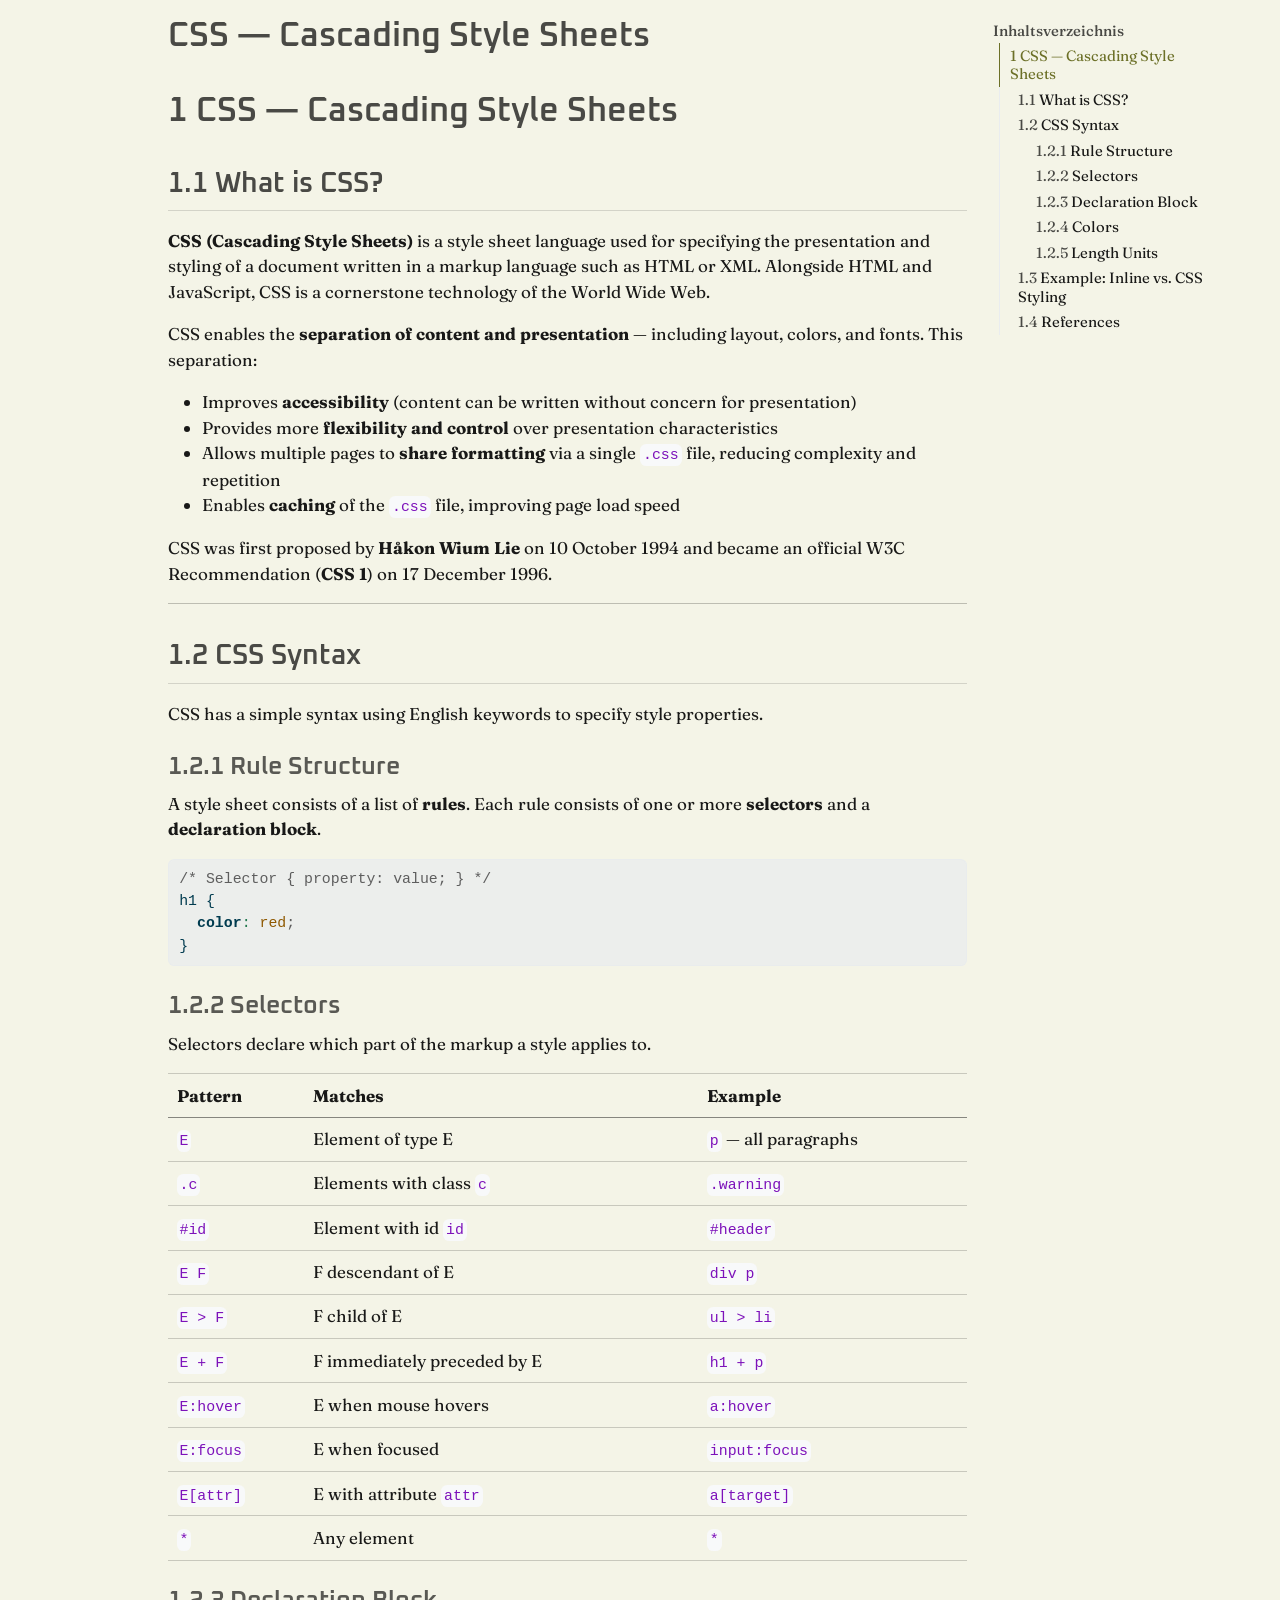
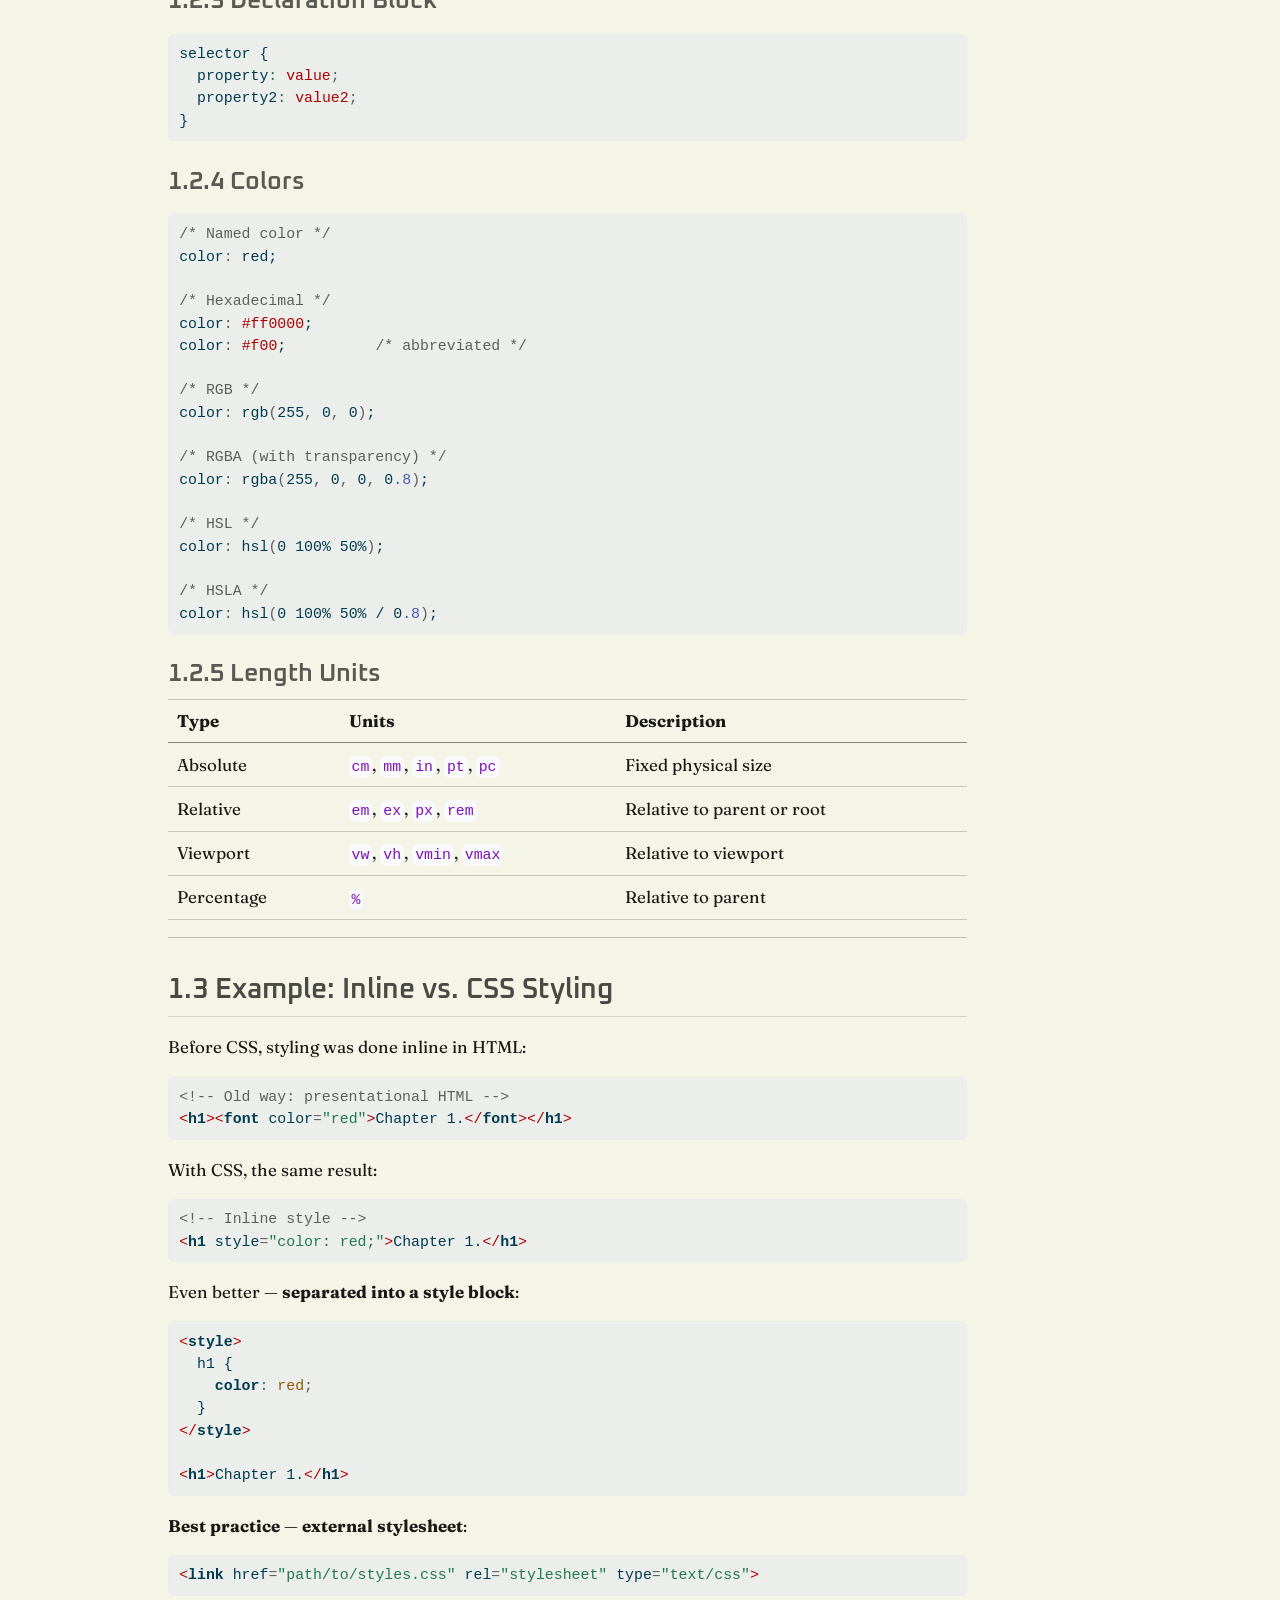
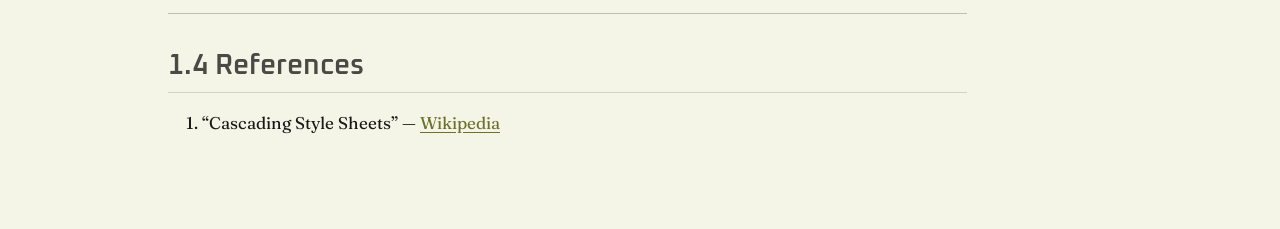
<file: docs/index_css.html>
<!DOCTYPE html>
<html xmlns="http://www.w3.org/1999/xhtml" lang="de" xml:lang="de"><head>

<meta charset="utf-8">
<meta name="generator" content="quarto-1.8.19">

<meta name="viewport" content="width=device-width, initial-scale=1.0, user-scalable=yes">


<title>CSS — Cascading Style Sheets</title>
<style>
code{white-space: pre-wrap;}
span.smallcaps{font-variant: small-caps;}
div.columns{display: flex; gap: min(4vw, 1.5em);}
div.column{flex: auto; overflow-x: auto;}
div.hanging-indent{margin-left: 1.5em; text-indent: -1.5em;}
ul.task-list{list-style: none;}
ul.task-list li input[type="checkbox"] {
  width: 0.8em;
  margin: 0 0.8em 0.2em -1em; /* quarto-specific, see https://github.com/quarto-dev/quarto-cli/issues/4556 */ 
  vertical-align: middle;
}
/* CSS for syntax highlighting */
html { -webkit-text-size-adjust: 100%; }
pre > code.sourceCode { white-space: pre; position: relative; }
pre > code.sourceCode > span { display: inline-block; line-height: 1.25; }
pre > code.sourceCode > span:empty { height: 1.2em; }
.sourceCode { overflow: visible; }
code.sourceCode > span { color: inherit; text-decoration: inherit; }
div.sourceCode { margin: 1em 0; }
pre.sourceCode { margin: 0; }
@media screen {
div.sourceCode { overflow: auto; }
}
@media print {
pre > code.sourceCode { white-space: pre-wrap; }
pre > code.sourceCode > span { text-indent: -5em; padding-left: 5em; }
}
pre.numberSource code
  { counter-reset: source-line 0; }
pre.numberSource code > span
  { position: relative; left: -4em; counter-increment: source-line; }
pre.numberSource code > span > a:first-child::before
  { content: counter(source-line);
    position: relative; left: -1em; text-align: right; vertical-align: baseline;
    border: none; display: inline-block;
    -webkit-touch-callout: none; -webkit-user-select: none;
    -khtml-user-select: none; -moz-user-select: none;
    -ms-user-select: none; user-select: none;
    padding: 0 4px; width: 4em;
  }
pre.numberSource { margin-left: 3em;  padding-left: 4px; }
div.sourceCode
  {   }
@media screen {
pre > code.sourceCode > span > a:first-child::before { text-decoration: underline; }
}
</style>


<script src="index_css_files/libs/clipboard/clipboard.min.js"></script>
<script src="index_css_files/libs/quarto-html/quarto.js" type="module"></script>
<script src="index_css_files/libs/quarto-html/tabsets/tabsets.js" type="module"></script>
<script src="index_css_files/libs/quarto-html/axe/axe-check.js" type="module"></script>
<script src="index_css_files/libs/quarto-html/popper.min.js"></script>
<script src="index_css_files/libs/quarto-html/tippy.umd.min.js"></script>
<script src="index_css_files/libs/quarto-html/anchor.min.js"></script>
<link href="index_css_files/libs/quarto-html/tippy.css" rel="stylesheet">
<link href="index_css_files/libs/quarto-html/quarto-syntax-highlighting-46eeb4c476de49ef7df495821a6125d9.css" rel="stylesheet" class="quarto-color-scheme" id="quarto-text-highlighting-styles">
<link href="index_css_files/libs/quarto-html/quarto-syntax-highlighting-dark-2e0ab3ffcb189ca14a0af92b40aeab37.css" rel="stylesheet" class="quarto-color-scheme quarto-color-alternate" id="quarto-text-highlighting-styles">
<link href="index_css_files/libs/quarto-html/quarto-syntax-highlighting-46eeb4c476de49ef7df495821a6125d9.css" rel="stylesheet" class="quarto-color-scheme-extra" id="quarto-text-highlighting-styles">
<script src="index_css_files/libs/bootstrap/bootstrap.min.js"></script>
<link href="index_css_files/libs/bootstrap/bootstrap-icons.css" rel="stylesheet">
<link href="index_css_files/libs/bootstrap/bootstrap-ed2782ed9cf4c3ecd446560b86a6b5eb.min.css" rel="stylesheet" append-hash="true" class="quarto-color-scheme" id="quarto-bootstrap" data-mode="light">
<link href="index_css_files/libs/bootstrap/bootstrap-dark-1733945c29562a150661c29a8e07cefa.min.css" rel="stylesheet" append-hash="true" class="quarto-color-scheme quarto-color-alternate" id="quarto-bootstrap" data-mode="light">
<link href="index_css_files/libs/bootstrap/bootstrap-ed2782ed9cf4c3ecd446560b86a6b5eb.min.css" rel="stylesheet" append-hash="true" class="quarto-color-scheme-extra" id="quarto-bootstrap" data-mode="light">


<link rel="stylesheet" href="style/_style.css">
</head>

<body class="quarto-light">

<div id="quarto-content" class="page-columns page-rows-contents page-layout-article">
<div id="quarto-margin-sidebar" class="sidebar margin-sidebar">
  <nav id="TOC" role="doc-toc" class="toc-active" data-toc-expanded="99">
    <h2 id="toc-title">Inhaltsverzeichnis</h2>
   
  <ul>
  <li><a href="#css-cascading-style-sheets" id="toc-css-cascading-style-sheets" class="nav-link active" data-scroll-target="#css-cascading-style-sheets"><span class="header-section-number">1</span> CSS — Cascading Style Sheets</a>
  <ul>
  <li><a href="#what-is-css" id="toc-what-is-css" class="nav-link" data-scroll-target="#what-is-css"><span class="header-section-number">1.1</span> What is CSS?</a></li>
  <li><a href="#css-syntax" id="toc-css-syntax" class="nav-link" data-scroll-target="#css-syntax"><span class="header-section-number">1.2</span> CSS Syntax</a>
  <ul>
  <li><a href="#rule-structure" id="toc-rule-structure" class="nav-link" data-scroll-target="#rule-structure"><span class="header-section-number">1.2.1</span> Rule Structure</a></li>
  <li><a href="#selectors" id="toc-selectors" class="nav-link" data-scroll-target="#selectors"><span class="header-section-number">1.2.2</span> Selectors</a></li>
  <li><a href="#declaration-block" id="toc-declaration-block" class="nav-link" data-scroll-target="#declaration-block"><span class="header-section-number">1.2.3</span> Declaration Block</a></li>
  <li><a href="#colors" id="toc-colors" class="nav-link" data-scroll-target="#colors"><span class="header-section-number">1.2.4</span> Colors</a></li>
  <li><a href="#length-units" id="toc-length-units" class="nav-link" data-scroll-target="#length-units"><span class="header-section-number">1.2.5</span> Length Units</a></li>
  </ul></li>
  <li><a href="#example-inline-vs.-css-styling" id="toc-example-inline-vs.-css-styling" class="nav-link" data-scroll-target="#example-inline-vs.-css-styling"><span class="header-section-number">1.3</span> Example: Inline vs.&nbsp;CSS Styling</a></li>
  <li><a href="#references" id="toc-references" class="nav-link" data-scroll-target="#references"><span class="header-section-number">1.4</span> References</a></li>
  </ul></li>
  </ul>
</nav>
</div>
<main class="content" id="quarto-document-content">

<header id="title-block-header" class="quarto-title-block default">
<div class="quarto-title">
<h1 class="title">CSS — Cascading Style Sheets</h1>
</div>



<div class="quarto-title-meta">

    
  
    
  </div>
  


</header>


<section id="css-cascading-style-sheets" class="level1" data-number="1">
<h1 data-number="1"><span class="header-section-number">1</span> CSS — Cascading Style Sheets</h1>
<section id="what-is-css" class="level2" data-number="1.1">
<h2 data-number="1.1" class="anchored" data-anchor-id="what-is-css"><span class="header-section-number">1.1</span> What is CSS?</h2>
<p><strong>CSS (Cascading Style Sheets)</strong> is a style sheet language used for specifying the presentation and styling of a document written in a markup language such as HTML or XML. Alongside HTML and JavaScript, CSS is a cornerstone technology of the World Wide Web.</p>
<p>CSS enables the <strong>separation of content and presentation</strong> — including layout, colors, and fonts. This separation:</p>
<ul>
<li>Improves <strong>accessibility</strong> (content can be written without concern for presentation)</li>
<li>Provides more <strong>flexibility and control</strong> over presentation characteristics</li>
<li>Allows multiple pages to <strong>share formatting</strong> via a single <code>.css</code> file, reducing complexity and repetition</li>
<li>Enables <strong>caching</strong> of the <code>.css</code> file, improving page load speed</li>
</ul>
<p>CSS was first proposed by <strong>Håkon Wium Lie</strong> on 10 October 1994 and became an official W3C Recommendation (<strong>CSS 1</strong>) on 17 December 1996.</p>
<hr>
</section>
<section id="css-syntax" class="level2" data-number="1.2">
<h2 data-number="1.2" class="anchored" data-anchor-id="css-syntax"><span class="header-section-number">1.2</span> CSS Syntax</h2>
<p>CSS has a simple syntax using English keywords to specify style properties.</p>
<section id="rule-structure" class="level3" data-number="1.2.1">
<h3 data-number="1.2.1" class="anchored" data-anchor-id="rule-structure"><span class="header-section-number">1.2.1</span> Rule Structure</h3>
<p>A style sheet consists of a list of <strong>rules</strong>. Each rule consists of one or more <strong>selectors</strong> and a <strong>declaration block</strong>.</p>
<div class="code-copy-outer-scaffold"><div class="sourceCode" id="cb1"><pre class="sourceCode css code-with-copy"><code class="sourceCode css"><span id="cb1-1"><a href="#cb1-1" aria-hidden="true" tabindex="-1"></a><span class="co">/* Selector { property: value; } */</span></span>
<span id="cb1-2"><a href="#cb1-2" aria-hidden="true" tabindex="-1"></a>h1 {</span>
<span id="cb1-3"><a href="#cb1-3" aria-hidden="true" tabindex="-1"></a>  <span class="kw">color</span><span class="ch">:</span> <span class="cn">red</span><span class="op">;</span></span>
<span id="cb1-4"><a href="#cb1-4" aria-hidden="true" tabindex="-1"></a>}</span></code></pre></div><button title="In die Zwischenablage kopieren" class="code-copy-button"><i class="bi"></i></button></div>
</section>
<section id="selectors" class="level3" data-number="1.2.2">
<h3 data-number="1.2.2" class="anchored" data-anchor-id="selectors"><span class="header-section-number">1.2.2</span> Selectors</h3>
<p>Selectors declare which part of the markup a style applies to.</p>
<table class="caption-top table">
<thead>
<tr class="header">
<th>Pattern</th>
<th>Matches</th>
<th>Example</th>
</tr>
</thead>
<tbody>
<tr class="odd">
<td><code>E</code></td>
<td>Element of type E</td>
<td><code>p</code> — all paragraphs</td>
</tr>
<tr class="even">
<td><code>.c</code></td>
<td>Elements with class <code>c</code></td>
<td><code>.warning</code></td>
</tr>
<tr class="odd">
<td><code>#id</code></td>
<td>Element with id <code>id</code></td>
<td><code>#header</code></td>
</tr>
<tr class="even">
<td><code>E F</code></td>
<td>F descendant of E</td>
<td><code>div p</code></td>
</tr>
<tr class="odd">
<td><code>E &gt; F</code></td>
<td>F child of E</td>
<td><code>ul &gt; li</code></td>
</tr>
<tr class="even">
<td><code>E + F</code></td>
<td>F immediately preceded by E</td>
<td><code>h1 + p</code></td>
</tr>
<tr class="odd">
<td><code>E:hover</code></td>
<td>E when mouse hovers</td>
<td><code>a:hover</code></td>
</tr>
<tr class="even">
<td><code>E:focus</code></td>
<td>E when focused</td>
<td><code>input:focus</code></td>
</tr>
<tr class="odd">
<td><code>E[attr]</code></td>
<td>E with attribute <code>attr</code></td>
<td><code>a[target]</code></td>
</tr>
<tr class="even">
<td><code>*</code></td>
<td>Any element</td>
<td><code>*</code></td>
</tr>
</tbody>
</table>
</section>
<section id="declaration-block" class="level3" data-number="1.2.3">
<h3 data-number="1.2.3" class="anchored" data-anchor-id="declaration-block"><span class="header-section-number">1.2.3</span> Declaration Block</h3>
<div class="code-copy-outer-scaffold"><div class="sourceCode" id="cb2"><pre class="sourceCode css code-with-copy"><code class="sourceCode css"><span id="cb2-1"><a href="#cb2-1" aria-hidden="true" tabindex="-1"></a>selector {</span>
<span id="cb2-2"><a href="#cb2-2" aria-hidden="true" tabindex="-1"></a>  property<span class="ch">:</span> <span class="dv">value</span><span class="op">;</span></span>
<span id="cb2-3"><a href="#cb2-3" aria-hidden="true" tabindex="-1"></a>  property2<span class="ch">:</span> <span class="dv">value2</span><span class="op">;</span></span>
<span id="cb2-4"><a href="#cb2-4" aria-hidden="true" tabindex="-1"></a>}</span></code></pre></div><button title="In die Zwischenablage kopieren" class="code-copy-button"><i class="bi"></i></button></div>
</section>
<section id="colors" class="level3" data-number="1.2.4">
<h3 data-number="1.2.4" class="anchored" data-anchor-id="colors"><span class="header-section-number">1.2.4</span> Colors</h3>
<div class="code-copy-outer-scaffold"><div class="sourceCode" id="cb3"><pre class="sourceCode css code-with-copy"><code class="sourceCode css"><span id="cb3-1"><a href="#cb3-1" aria-hidden="true" tabindex="-1"></a><span class="co">/* Named color */</span></span>
<span id="cb3-2"><a href="#cb3-2" aria-hidden="true" tabindex="-1"></a>color<span class="in">:</span> red;</span>
<span id="cb3-3"><a href="#cb3-3" aria-hidden="true" tabindex="-1"></a></span>
<span id="cb3-4"><a href="#cb3-4" aria-hidden="true" tabindex="-1"></a><span class="co">/* Hexadecimal */</span></span>
<span id="cb3-5"><a href="#cb3-5" aria-hidden="true" tabindex="-1"></a>color<span class="in">:</span> <span class="pp">#ff0000</span>;</span>
<span id="cb3-6"><a href="#cb3-6" aria-hidden="true" tabindex="-1"></a>color<span class="in">:</span> <span class="pp">#f00</span>;          <span class="co">/* abbreviated */</span></span>
<span id="cb3-7"><a href="#cb3-7" aria-hidden="true" tabindex="-1"></a></span>
<span id="cb3-8"><a href="#cb3-8" aria-hidden="true" tabindex="-1"></a><span class="co">/* RGB */</span></span>
<span id="cb3-9"><a href="#cb3-9" aria-hidden="true" tabindex="-1"></a>color<span class="in">:</span> rgb<span class="in">(</span>255<span class="op">,</span> 0<span class="op">,</span> 0<span class="in">)</span>;</span>
<span id="cb3-10"><a href="#cb3-10" aria-hidden="true" tabindex="-1"></a></span>
<span id="cb3-11"><a href="#cb3-11" aria-hidden="true" tabindex="-1"></a><span class="co">/* RGBA (with transparency) */</span></span>
<span id="cb3-12"><a href="#cb3-12" aria-hidden="true" tabindex="-1"></a>color<span class="in">:</span> rgba<span class="in">(</span>255<span class="op">,</span> 0<span class="op">,</span> 0<span class="op">,</span> 0<span class="fu">.8</span><span class="in">)</span>;</span>
<span id="cb3-13"><a href="#cb3-13" aria-hidden="true" tabindex="-1"></a></span>
<span id="cb3-14"><a href="#cb3-14" aria-hidden="true" tabindex="-1"></a><span class="co">/* HSL */</span></span>
<span id="cb3-15"><a href="#cb3-15" aria-hidden="true" tabindex="-1"></a>color<span class="in">:</span> hsl<span class="in">(</span>0 100% 50%<span class="in">)</span>;</span>
<span id="cb3-16"><a href="#cb3-16" aria-hidden="true" tabindex="-1"></a></span>
<span id="cb3-17"><a href="#cb3-17" aria-hidden="true" tabindex="-1"></a><span class="co">/* HSLA */</span></span>
<span id="cb3-18"><a href="#cb3-18" aria-hidden="true" tabindex="-1"></a>color<span class="in">:</span> hsl<span class="in">(</span>0 100% 50% / 0<span class="fu">.8</span><span class="in">)</span>;</span></code></pre></div><button title="In die Zwischenablage kopieren" class="code-copy-button"><i class="bi"></i></button></div>
</section>
<section id="length-units" class="level3" data-number="1.2.5">
<h3 data-number="1.2.5" class="anchored" data-anchor-id="length-units"><span class="header-section-number">1.2.5</span> Length Units</h3>
<table class="caption-top table">
<thead>
<tr class="header">
<th>Type</th>
<th>Units</th>
<th>Description</th>
</tr>
</thead>
<tbody>
<tr class="odd">
<td>Absolute</td>
<td><code>cm</code>, <code>mm</code>, <code>in</code>, <code>pt</code>, <code>pc</code></td>
<td>Fixed physical size</td>
</tr>
<tr class="even">
<td>Relative</td>
<td><code>em</code>, <code>ex</code>, <code>px</code>, <code>rem</code></td>
<td>Relative to parent or root</td>
</tr>
<tr class="odd">
<td>Viewport</td>
<td><code>vw</code>, <code>vh</code>, <code>vmin</code>, <code>vmax</code></td>
<td>Relative to viewport</td>
</tr>
<tr class="even">
<td>Percentage</td>
<td><code>%</code></td>
<td>Relative to parent</td>
</tr>
</tbody>
</table>
<hr>
</section>
</section>
<section id="example-inline-vs.-css-styling" class="level2" data-number="1.3">
<h2 data-number="1.3" class="anchored" data-anchor-id="example-inline-vs.-css-styling"><span class="header-section-number">1.3</span> Example: Inline vs.&nbsp;CSS Styling</h2>
<p>Before CSS, styling was done inline in HTML:</p>
<div class="code-copy-outer-scaffold"><div class="sourceCode" id="cb4"><pre class="sourceCode html code-with-copy"><code class="sourceCode html"><span id="cb4-1"><a href="#cb4-1" aria-hidden="true" tabindex="-1"></a><span class="co">&lt;!-- Old way: presentational HTML --&gt;</span></span>
<span id="cb4-2"><a href="#cb4-2" aria-hidden="true" tabindex="-1"></a><span class="dt">&lt;</span><span class="kw">h1</span><span class="dt">&gt;&lt;</span><span class="kw">font</span><span class="ot"> color</span><span class="op">=</span><span class="st">"red"</span><span class="dt">&gt;</span>Chapter 1.<span class="dt">&lt;/</span><span class="kw">font</span><span class="dt">&gt;&lt;/</span><span class="kw">h1</span><span class="dt">&gt;</span></span></code></pre></div><button title="In die Zwischenablage kopieren" class="code-copy-button"><i class="bi"></i></button></div>
<p>With CSS, the same result:</p>
<div class="code-copy-outer-scaffold"><div class="sourceCode" id="cb5"><pre class="sourceCode html code-with-copy"><code class="sourceCode html"><span id="cb5-1"><a href="#cb5-1" aria-hidden="true" tabindex="-1"></a><span class="co">&lt;!-- Inline style --&gt;</span></span>
<span id="cb5-2"><a href="#cb5-2" aria-hidden="true" tabindex="-1"></a><span class="dt">&lt;</span><span class="kw">h1</span><span class="ot"> style</span><span class="op">=</span><span class="st">"color: red;"</span><span class="dt">&gt;</span>Chapter 1.<span class="dt">&lt;/</span><span class="kw">h1</span><span class="dt">&gt;</span></span></code></pre></div><button title="In die Zwischenablage kopieren" class="code-copy-button"><i class="bi"></i></button></div>
<p>Even better — <strong>separated into a style block</strong>:</p>
<div class="code-copy-outer-scaffold"><div class="sourceCode" id="cb6"><pre class="sourceCode html code-with-copy"><code class="sourceCode html"><span id="cb6-1"><a href="#cb6-1" aria-hidden="true" tabindex="-1"></a><span class="dt">&lt;</span><span class="kw">style</span><span class="dt">&gt;</span></span>
<span id="cb6-2"><a href="#cb6-2" aria-hidden="true" tabindex="-1"></a>  h1 {</span>
<span id="cb6-3"><a href="#cb6-3" aria-hidden="true" tabindex="-1"></a>    <span class="kw">color</span><span class="ch">:</span> <span class="cn">red</span><span class="op">;</span></span>
<span id="cb6-4"><a href="#cb6-4" aria-hidden="true" tabindex="-1"></a>  }</span>
<span id="cb6-5"><a href="#cb6-5" aria-hidden="true" tabindex="-1"></a><span class="dt">&lt;/</span><span class="kw">style</span><span class="dt">&gt;</span></span>
<span id="cb6-6"><a href="#cb6-6" aria-hidden="true" tabindex="-1"></a></span>
<span id="cb6-7"><a href="#cb6-7" aria-hidden="true" tabindex="-1"></a><span class="dt">&lt;</span><span class="kw">h1</span><span class="dt">&gt;</span>Chapter 1.<span class="dt">&lt;/</span><span class="kw">h1</span><span class="dt">&gt;</span></span></code></pre></div><button title="In die Zwischenablage kopieren" class="code-copy-button"><i class="bi"></i></button></div>
<p><strong>Best practice</strong> — <strong>external stylesheet</strong>:</p>
<div class="code-copy-outer-scaffold"><div class="sourceCode" id="cb7"><pre class="sourceCode html code-with-copy"><code class="sourceCode html"><span id="cb7-1"><a href="#cb7-1" aria-hidden="true" tabindex="-1"></a><span class="dt">&lt;</span><span class="kw">link</span><span class="ot"> href</span><span class="op">=</span><span class="st">"path/to/styles.css"</span><span class="ot"> rel</span><span class="op">=</span><span class="st">"stylesheet"</span><span class="ot"> type</span><span class="op">=</span><span class="st">"text/css"</span><span class="dt">&gt;</span></span></code></pre></div><button title="In die Zwischenablage kopieren" class="code-copy-button"><i class="bi"></i></button></div>
<hr>
</section>
<section id="references" class="level2" data-number="1.4">
<h2 data-number="1.4" class="anchored" data-anchor-id="references"><span class="header-section-number">1.4</span> References</h2>
<ol type="1">
<li>“Cascading Style Sheets” — <a href="https://en.wikipedia.org/wiki/CSS">Wikipedia</a></li>
</ol>
</section>
</section>

</main>
<!-- /main column -->
<script id="quarto-html-after-body" type="application/javascript">
  window.document.addEventListener("DOMContentLoaded", function (event) {
    const icon = "";
    const anchorJS = new window.AnchorJS();
    anchorJS.options = {
      placement: 'right',
      icon: icon
    };
    anchorJS.add('.anchored');
    const isCodeAnnotation = (el) => {
      for (const clz of el.classList) {
        if (clz.startsWith('code-annotation-')) {                     
          return true;
        }
      }
      return false;
    }
    const onCopySuccess = function(e) {
      // button target
      const button = e.trigger;
      // don't keep focus
      button.blur();
      // flash "checked"
      button.classList.add('code-copy-button-checked');
      var currentTitle = button.getAttribute("title");
      button.setAttribute("title", "Kopiert");
      let tooltip;
      if (window.bootstrap) {
        button.setAttribute("data-bs-toggle", "tooltip");
        button.setAttribute("data-bs-placement", "left");
        button.setAttribute("data-bs-title", "Kopiert");
        tooltip = new bootstrap.Tooltip(button, 
          { trigger: "manual", 
            customClass: "code-copy-button-tooltip",
            offset: [0, -8]});
        tooltip.show();    
      }
      setTimeout(function() {
        if (tooltip) {
          tooltip.hide();
          button.removeAttribute("data-bs-title");
          button.removeAttribute("data-bs-toggle");
          button.removeAttribute("data-bs-placement");
        }
        button.setAttribute("title", currentTitle);
        button.classList.remove('code-copy-button-checked');
      }, 1000);
      // clear code selection
      e.clearSelection();
    }
    const getTextToCopy = function(trigger) {
        const codeEl = trigger.previousElementSibling.cloneNode(true);
        for (const childEl of codeEl.children) {
          if (isCodeAnnotation(childEl)) {
            childEl.remove();
          }
        }
        return codeEl.innerText;
    }
    const clipboard = new window.ClipboardJS('.code-copy-button:not([data-in-quarto-modal])', {
      text: getTextToCopy
    });
    clipboard.on('success', onCopySuccess);
    if (window.document.getElementById('quarto-embedded-source-code-modal')) {
      const clipboardModal = new window.ClipboardJS('.code-copy-button[data-in-quarto-modal]', {
        text: getTextToCopy,
        container: window.document.getElementById('quarto-embedded-source-code-modal')
      });
      clipboardModal.on('success', onCopySuccess);
    }
      var localhostRegex = new RegExp(/^(?:http|https):\/\/localhost\:?[0-9]*\//);
      var mailtoRegex = new RegExp(/^mailto:/);
        var filterRegex = new RegExp('/' + window.location.host + '/');
      var isInternal = (href) => {
          return filterRegex.test(href) || localhostRegex.test(href) || mailtoRegex.test(href);
      }
      // Inspect non-navigation links and adorn them if external
     var links = window.document.querySelectorAll('a[href]:not(.nav-link):not(.navbar-brand):not(.toc-action):not(.sidebar-link):not(.sidebar-item-toggle):not(.pagination-link):not(.no-external):not([aria-hidden]):not(.dropdown-item):not(.quarto-navigation-tool):not(.about-link)');
      for (var i=0; i<links.length; i++) {
        const link = links[i];
        if (!isInternal(link.href)) {
          // undo the damage that might have been done by quarto-nav.js in the case of
          // links that we want to consider external
          if (link.dataset.originalHref !== undefined) {
            link.href = link.dataset.originalHref;
          }
        }
      }
    function tippyHover(el, contentFn, onTriggerFn, onUntriggerFn) {
      const config = {
        allowHTML: true,
        maxWidth: 500,
        delay: 100,
        arrow: false,
        appendTo: function(el) {
            return el.parentElement;
        },
        interactive: true,
        interactiveBorder: 10,
        theme: 'quarto',
        placement: 'bottom-start',
      };
      if (contentFn) {
        config.content = contentFn;
      }
      if (onTriggerFn) {
        config.onTrigger = onTriggerFn;
      }
      if (onUntriggerFn) {
        config.onUntrigger = onUntriggerFn;
      }
      window.tippy(el, config); 
    }
    const noterefs = window.document.querySelectorAll('a[role="doc-noteref"]');
    for (var i=0; i<noterefs.length; i++) {
      const ref = noterefs[i];
      tippyHover(ref, function() {
        // use id or data attribute instead here
        let href = ref.getAttribute('data-footnote-href') || ref.getAttribute('href');
        try { href = new URL(href).hash; } catch {}
        const id = href.replace(/^#\/?/, "");
        const note = window.document.getElementById(id);
        if (note) {
          return note.innerHTML;
        } else {
          return "";
        }
      });
    }
    const xrefs = window.document.querySelectorAll('a.quarto-xref');
    const processXRef = (id, note) => {
      // Strip column container classes
      const stripColumnClz = (el) => {
        el.classList.remove("page-full", "page-columns");
        if (el.children) {
          for (const child of el.children) {
            stripColumnClz(child);
          }
        }
      }
      stripColumnClz(note)
      if (id === null || id.startsWith('sec-')) {
        // Special case sections, only their first couple elements
        const container = document.createElement("div");
        if (note.children && note.children.length > 2) {
          container.appendChild(note.children[0].cloneNode(true));
          for (let i = 1; i < note.children.length; i++) {
            const child = note.children[i];
            if (child.tagName === "P" && child.innerText === "") {
              continue;
            } else {
              container.appendChild(child.cloneNode(true));
              break;
            }
          }
          if (window.Quarto?.typesetMath) {
            window.Quarto.typesetMath(container);
          }
          return container.innerHTML
        } else {
          if (window.Quarto?.typesetMath) {
            window.Quarto.typesetMath(note);
          }
          return note.innerHTML;
        }
      } else {
        // Remove any anchor links if they are present
        const anchorLink = note.querySelector('a.anchorjs-link');
        if (anchorLink) {
          anchorLink.remove();
        }
        if (window.Quarto?.typesetMath) {
          window.Quarto.typesetMath(note);
        }
        if (note.classList.contains("callout")) {
          return note.outerHTML;
        } else {
          return note.innerHTML;
        }
      }
    }
    for (var i=0; i<xrefs.length; i++) {
      const xref = xrefs[i];
      tippyHover(xref, undefined, function(instance) {
        instance.disable();
        let url = xref.getAttribute('href');
        let hash = undefined; 
        if (url.startsWith('#')) {
          hash = url;
        } else {
          try { hash = new URL(url).hash; } catch {}
        }
        if (hash) {
          const id = hash.replace(/^#\/?/, "");
          const note = window.document.getElementById(id);
          if (note !== null) {
            try {
              const html = processXRef(id, note.cloneNode(true));
              instance.setContent(html);
            } finally {
              instance.enable();
              instance.show();
            }
          } else {
            // See if we can fetch this
            fetch(url.split('#')[0])
            .then(res => res.text())
            .then(html => {
              const parser = new DOMParser();
              const htmlDoc = parser.parseFromString(html, "text/html");
              const note = htmlDoc.getElementById(id);
              if (note !== null) {
                const html = processXRef(id, note);
                instance.setContent(html);
              } 
            }).finally(() => {
              instance.enable();
              instance.show();
            });
          }
        } else {
          // See if we can fetch a full url (with no hash to target)
          // This is a special case and we should probably do some content thinning / targeting
          fetch(url)
          .then(res => res.text())
          .then(html => {
            const parser = new DOMParser();
            const htmlDoc = parser.parseFromString(html, "text/html");
            const note = htmlDoc.querySelector('main.content');
            if (note !== null) {
              // This should only happen for chapter cross references
              // (since there is no id in the URL)
              // remove the first header
              if (note.children.length > 0 && note.children[0].tagName === "HEADER") {
                note.children[0].remove();
              }
              const html = processXRef(null, note);
              instance.setContent(html);
            } 
          }).finally(() => {
            instance.enable();
            instance.show();
          });
        }
      }, function(instance) {
      });
    }
        let selectedAnnoteEl;
        const selectorForAnnotation = ( cell, annotation) => {
          let cellAttr = 'data-code-cell="' + cell + '"';
          let lineAttr = 'data-code-annotation="' +  annotation + '"';
          const selector = 'span[' + cellAttr + '][' + lineAttr + ']';
          return selector;
        }
        const selectCodeLines = (annoteEl) => {
          const doc = window.document;
          const targetCell = annoteEl.getAttribute("data-target-cell");
          const targetAnnotation = annoteEl.getAttribute("data-target-annotation");
          const annoteSpan = window.document.querySelector(selectorForAnnotation(targetCell, targetAnnotation));
          const lines = annoteSpan.getAttribute("data-code-lines").split(",");
          const lineIds = lines.map((line) => {
            return targetCell + "-" + line;
          })
          let top = null;
          let height = null;
          let parent = null;
          if (lineIds.length > 0) {
              //compute the position of the single el (top and bottom and make a div)
              const el = window.document.getElementById(lineIds[0]);
              top = el.offsetTop;
              height = el.offsetHeight;
              parent = el.parentElement.parentElement;
            if (lineIds.length > 1) {
              const lastEl = window.document.getElementById(lineIds[lineIds.length - 1]);
              const bottom = lastEl.offsetTop + lastEl.offsetHeight;
              height = bottom - top;
            }
            if (top !== null && height !== null && parent !== null) {
              // cook up a div (if necessary) and position it 
              let div = window.document.getElementById("code-annotation-line-highlight");
              if (div === null) {
                div = window.document.createElement("div");
                div.setAttribute("id", "code-annotation-line-highlight");
                div.style.position = 'absolute';
                parent.appendChild(div);
              }
              div.style.top = top - 2 + "px";
              div.style.height = height + 4 + "px";
              div.style.left = 0;
              let gutterDiv = window.document.getElementById("code-annotation-line-highlight-gutter");
              if (gutterDiv === null) {
                gutterDiv = window.document.createElement("div");
                gutterDiv.setAttribute("id", "code-annotation-line-highlight-gutter");
                gutterDiv.style.position = 'absolute';
                const codeCell = window.document.getElementById(targetCell);
                const gutter = codeCell.querySelector('.code-annotation-gutter');
                gutter.appendChild(gutterDiv);
              }
              gutterDiv.style.top = top - 2 + "px";
              gutterDiv.style.height = height + 4 + "px";
            }
            selectedAnnoteEl = annoteEl;
          }
        };
        const unselectCodeLines = () => {
          const elementsIds = ["code-annotation-line-highlight", "code-annotation-line-highlight-gutter"];
          elementsIds.forEach((elId) => {
            const div = window.document.getElementById(elId);
            if (div) {
              div.remove();
            }
          });
          selectedAnnoteEl = undefined;
        };
          // Handle positioning of the toggle
      window.addEventListener(
        "resize",
        throttle(() => {
          elRect = undefined;
          if (selectedAnnoteEl) {
            selectCodeLines(selectedAnnoteEl);
          }
        }, 10)
      );
      function throttle(fn, ms) {
      let throttle = false;
      let timer;
        return (...args) => {
          if(!throttle) { // first call gets through
              fn.apply(this, args);
              throttle = true;
          } else { // all the others get throttled
              if(timer) clearTimeout(timer); // cancel #2
              timer = setTimeout(() => {
                fn.apply(this, args);
                timer = throttle = false;
              }, ms);
          }
        };
      }
        // Attach click handler to the DT
        const annoteDls = window.document.querySelectorAll('dt[data-target-cell]');
        for (const annoteDlNode of annoteDls) {
          annoteDlNode.addEventListener('click', (event) => {
            const clickedEl = event.target;
            if (clickedEl !== selectedAnnoteEl) {
              unselectCodeLines();
              const activeEl = window.document.querySelector('dt[data-target-cell].code-annotation-active');
              if (activeEl) {
                activeEl.classList.remove('code-annotation-active');
              }
              selectCodeLines(clickedEl);
              clickedEl.classList.add('code-annotation-active');
            } else {
              // Unselect the line
              unselectCodeLines();
              clickedEl.classList.remove('code-annotation-active');
            }
          });
        }
    const findCites = (el) => {
      const parentEl = el.parentElement;
      if (parentEl) {
        const cites = parentEl.dataset.cites;
        if (cites) {
          return {
            el,
            cites: cites.split(' ')
          };
        } else {
          return findCites(el.parentElement)
        }
      } else {
        return undefined;
      }
    };
    var bibliorefs = window.document.querySelectorAll('a[role="doc-biblioref"]');
    for (var i=0; i<bibliorefs.length; i++) {
      const ref = bibliorefs[i];
      const citeInfo = findCites(ref);
      if (citeInfo) {
        tippyHover(citeInfo.el, function() {
          var popup = window.document.createElement('div');
          citeInfo.cites.forEach(function(cite) {
            var citeDiv = window.document.createElement('div');
            citeDiv.classList.add('hanging-indent');
            citeDiv.classList.add('csl-entry');
            var biblioDiv = window.document.getElementById('ref-' + cite);
            if (biblioDiv) {
              citeDiv.innerHTML = biblioDiv.innerHTML;
            }
            popup.appendChild(citeDiv);
          });
          return popup.innerHTML;
        });
      }
    }
  });
  </script>
</div> <!-- /content -->




</body></html>
</file>
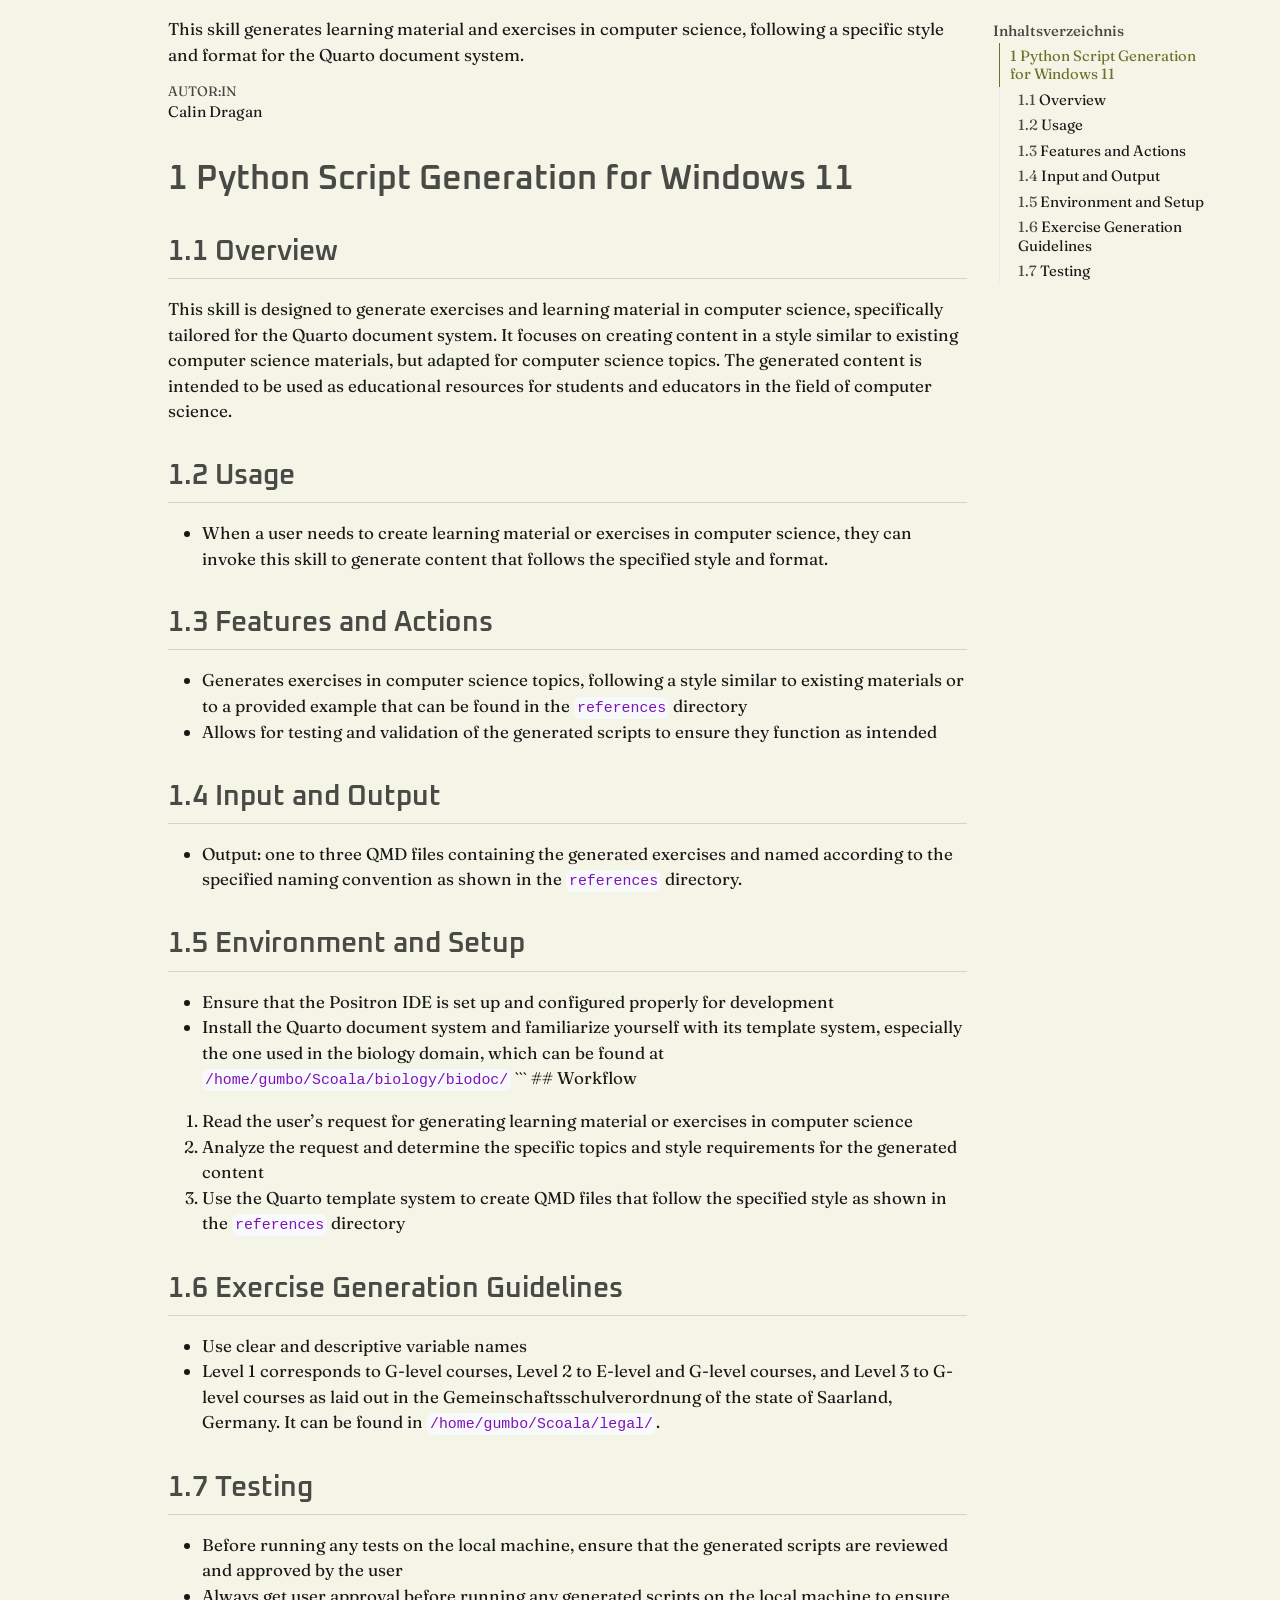
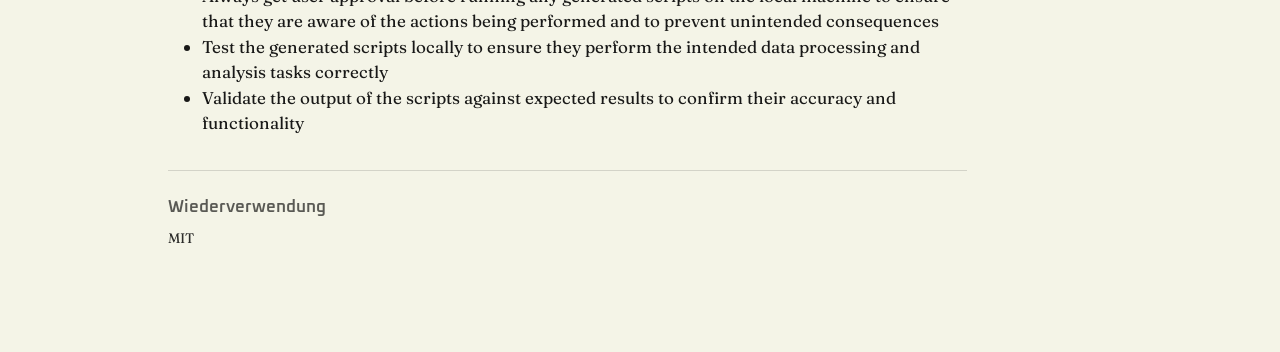
<file: docs/skills/quarto-exercise-gen/SKILL.html>
<!DOCTYPE html>
<html xmlns="http://www.w3.org/1999/xhtml" lang="de" xml:lang="de"><head>

<meta charset="utf-8">
<meta name="generator" content="quarto-1.8.19">

<meta name="viewport" content="width=device-width, initial-scale=1.0, user-scalable=yes">

<meta name="author" content="Calin Dragan">
<meta name="description" content="This skill generates learning material and exercises in computer science, following a specific style and format for the Quarto document system.">

<title>skill</title>
<style>
code{white-space: pre-wrap;}
span.smallcaps{font-variant: small-caps;}
div.columns{display: flex; gap: min(4vw, 1.5em);}
div.column{flex: auto; overflow-x: auto;}
div.hanging-indent{margin-left: 1.5em; text-indent: -1.5em;}
ul.task-list{list-style: none;}
ul.task-list li input[type="checkbox"] {
  width: 0.8em;
  margin: 0 0.8em 0.2em -1em; /* quarto-specific, see https://github.com/quarto-dev/quarto-cli/issues/4556 */ 
  vertical-align: middle;
}
</style>


<script src="SKILL_files/libs/clipboard/clipboard.min.js"></script>
<script src="SKILL_files/libs/quarto-html/quarto.js" type="module"></script>
<script src="SKILL_files/libs/quarto-html/tabsets/tabsets.js" type="module"></script>
<script src="SKILL_files/libs/quarto-html/axe/axe-check.js" type="module"></script>
<script src="SKILL_files/libs/quarto-html/popper.min.js"></script>
<script src="SKILL_files/libs/quarto-html/tippy.umd.min.js"></script>
<script src="SKILL_files/libs/quarto-html/anchor.min.js"></script>
<link href="SKILL_files/libs/quarto-html/tippy.css" rel="stylesheet">
<link href="SKILL_files/libs/quarto-html/quarto-syntax-highlighting-46eeb4c476de49ef7df495821a6125d9.css" rel="stylesheet" class="quarto-color-scheme" id="quarto-text-highlighting-styles">
<link href="SKILL_files/libs/quarto-html/quarto-syntax-highlighting-dark-2e0ab3ffcb189ca14a0af92b40aeab37.css" rel="stylesheet" class="quarto-color-scheme quarto-color-alternate" id="quarto-text-highlighting-styles">
<link href="SKILL_files/libs/quarto-html/quarto-syntax-highlighting-46eeb4c476de49ef7df495821a6125d9.css" rel="stylesheet" class="quarto-color-scheme-extra" id="quarto-text-highlighting-styles">
<script src="SKILL_files/libs/bootstrap/bootstrap.min.js"></script>
<link href="SKILL_files/libs/bootstrap/bootstrap-icons.css" rel="stylesheet">
<link href="SKILL_files/libs/bootstrap/bootstrap-ed2782ed9cf4c3ecd446560b86a6b5eb.min.css" rel="stylesheet" append-hash="true" class="quarto-color-scheme" id="quarto-bootstrap" data-mode="light">
<link href="SKILL_files/libs/bootstrap/bootstrap-dark-1733945c29562a150661c29a8e07cefa.min.css" rel="stylesheet" append-hash="true" class="quarto-color-scheme quarto-color-alternate" id="quarto-bootstrap" data-mode="light">
<link href="SKILL_files/libs/bootstrap/bootstrap-ed2782ed9cf4c3ecd446560b86a6b5eb.min.css" rel="stylesheet" append-hash="true" class="quarto-color-scheme-extra" id="quarto-bootstrap" data-mode="light">


<link rel="stylesheet" href="../../style/_style.css">
</head>

<body class="quarto-light">

<div id="quarto-content" class="page-columns page-rows-contents page-layout-article">
<div id="quarto-margin-sidebar" class="sidebar margin-sidebar">
  <nav id="TOC" role="doc-toc" class="toc-active" data-toc-expanded="99">
    <h2 id="toc-title">Inhaltsverzeichnis</h2>
   
  <ul>
  <li><a href="#python-script-generation-for-windows-11" id="toc-python-script-generation-for-windows-11" class="nav-link active" data-scroll-target="#python-script-generation-for-windows-11"><span class="header-section-number">1</span> Python Script Generation for Windows 11</a>
  <ul>
  <li><a href="#overview" id="toc-overview" class="nav-link" data-scroll-target="#overview"><span class="header-section-number">1.1</span> Overview</a></li>
  <li><a href="#usage" id="toc-usage" class="nav-link" data-scroll-target="#usage"><span class="header-section-number">1.2</span> Usage</a></li>
  <li><a href="#features-and-actions" id="toc-features-and-actions" class="nav-link" data-scroll-target="#features-and-actions"><span class="header-section-number">1.3</span> Features and Actions</a></li>
  <li><a href="#input-and-output" id="toc-input-and-output" class="nav-link" data-scroll-target="#input-and-output"><span class="header-section-number">1.4</span> Input and Output</a></li>
  <li><a href="#environment-and-setup" id="toc-environment-and-setup" class="nav-link" data-scroll-target="#environment-and-setup"><span class="header-section-number">1.5</span> Environment and Setup</a></li>
  <li><a href="#exercise-generation-guidelines" id="toc-exercise-generation-guidelines" class="nav-link" data-scroll-target="#exercise-generation-guidelines"><span class="header-section-number">1.6</span> Exercise Generation Guidelines</a></li>
  <li><a href="#testing" id="toc-testing" class="nav-link" data-scroll-target="#testing"><span class="header-section-number">1.7</span> Testing</a></li>
  </ul></li>
  </ul>
</nav>
</div>
<main class="content" id="quarto-document-content">

<header id="title-block-header" class="quarto-title-block default">
<div class="quarto-title">
</div>

<div>
  <div class="description">
    This skill generates learning material and exercises in computer science, following a specific style and format for the Quarto document system.
  </div>
</div>


<div class="quarto-title-meta">

    <div>
    <div class="quarto-title-meta-heading">Autor:in</div>
    <div class="quarto-title-meta-contents">
             <p>Calin Dragan </p>
          </div>
  </div>
    
  
    
  </div>
  


</header>


<section id="python-script-generation-for-windows-11" class="level1" data-number="1">
<h1 data-number="1"><span class="header-section-number">1</span> Python Script Generation for Windows 11</h1>
<section id="overview" class="level2" data-number="1.1">
<h2 data-number="1.1" class="anchored" data-anchor-id="overview"><span class="header-section-number">1.1</span> Overview</h2>
<!-- Short description of the skill, its purpose, and its applications  -->
<p>This skill is designed to generate exercises and learning material in computer science, specifically tailored for the Quarto document system. It focuses on creating content in a style similar to existing computer science materials, but adapted for computer science topics. The generated content is intended to be used as educational resources for students and educators in the field of computer science.</p>
</section>
<section id="usage" class="level2" data-number="1.2">
<h2 data-number="1.2" class="anchored" data-anchor-id="usage"><span class="header-section-number">1.2</span> Usage</h2>
<ul>
<li>When a user needs to create learning material or exercises in computer science, they can invoke this skill to generate content that follows the specified style and format.</li>
</ul>
</section>
<section id="features-and-actions" class="level2" data-number="1.3">
<h2 data-number="1.3" class="anchored" data-anchor-id="features-and-actions"><span class="header-section-number">1.3</span> Features and Actions</h2>
<!-- Features and actions provided by the skill -->
<ul>
<li>Generates exercises in computer science topics, following a style similar to existing materials or to a provided example that can be found in the <code>references</code> directory</li>
<li>Allows for testing and validation of the generated scripts to ensure they function as intended</li>
</ul>
</section>
<section id="input-and-output" class="level2" data-number="1.4">
<h2 data-number="1.4" class="anchored" data-anchor-id="input-and-output"><span class="header-section-number">1.4</span> Input and Output</h2>
<ul>
<li>Output: one to three QMD files containing the generated exercises and named according to the specified naming convention as shown in the <code>references</code> directory.</li>
</ul>
</section>
<section id="environment-and-setup" class="level2" data-number="1.5">
<h2 data-number="1.5" class="anchored" data-anchor-id="environment-and-setup"><span class="header-section-number">1.5</span> Environment and Setup</h2>
<!-- Steps needed to achieve a working environment including probes and tests -->
<ul>
<li>Ensure that the Positron IDE is set up and configured properly for development</li>
<li>Install the Quarto document system and familiarize yourself with its template system, especially the one used in the biology domain, which can be found at <code>/home/gumbo/Scoala/biology/biodoc/</code> ``` ## Workflow</li>
</ul>
<!-- Step-by-step workflow for using the skill -->
<ol type="1">
<li>Read the user’s request for generating learning material or exercises in computer science</li>
<li>Analyze the request and determine the specific topics and style requirements for the generated content</li>
<li>Use the Quarto template system to create QMD files that follow the specified style as shown in the <code>references</code> directory</li>
</ol>
</section>
<section id="exercise-generation-guidelines" class="level2" data-number="1.6">
<h2 data-number="1.6" class="anchored" data-anchor-id="exercise-generation-guidelines"><span class="header-section-number">1.6</span> Exercise Generation Guidelines</h2>
<!-- - Style, conventions, formatting, whenever it deviates from standard -->
<ul>
<li>Use clear and descriptive variable names</li>
<li>Level 1 corresponds to G-level courses, Level 2 to E-level and G-level courses, and Level 3 to G-level courses as laid out in the Gemeinschaftsschulverordnung of the state of Saarland, Germany. It can be found in <code>/home/gumbo/Scoala/legal/</code>.</li>
</ul>
</section>
<section id="testing" class="level2" data-number="1.7">
<h2 data-number="1.7" class="anchored" data-anchor-id="testing"><span class="header-section-number">1.7</span> Testing</h2>
<!-- Testing procedures and tools -->
<ul>
<li>Before running any tests on the local machine, ensure that the generated scripts are reviewed and approved by the user</li>
<li>Always get user approval before running any generated scripts on the local machine to ensure that they are aware of the actions being performed and to prevent unintended consequences</li>
<li>Test the generated scripts locally to ensure they perform the intended data processing and analysis tasks correctly</li>
<li>Validate the output of the scripts against expected results to confirm their accuracy and functionality</li>
</ul>
</section>
</section>

<div id="quarto-appendix" class="default"><section class="quarto-appendix-contents" id="quarto-reuse"><h2 class="anchored quarto-appendix-heading">Wiederverwendung</h2><div class="quarto-appendix-contents"><div>MIT</div></div></section></div></main>
<!-- /main column -->
<script id="quarto-html-after-body" type="application/javascript">
  window.document.addEventListener("DOMContentLoaded", function (event) {
    const icon = "";
    const anchorJS = new window.AnchorJS();
    anchorJS.options = {
      placement: 'right',
      icon: icon
    };
    anchorJS.add('.anchored');
    const isCodeAnnotation = (el) => {
      for (const clz of el.classList) {
        if (clz.startsWith('code-annotation-')) {                     
          return true;
        }
      }
      return false;
    }
    const onCopySuccess = function(e) {
      // button target
      const button = e.trigger;
      // don't keep focus
      button.blur();
      // flash "checked"
      button.classList.add('code-copy-button-checked');
      var currentTitle = button.getAttribute("title");
      button.setAttribute("title", "Kopiert");
      let tooltip;
      if (window.bootstrap) {
        button.setAttribute("data-bs-toggle", "tooltip");
        button.setAttribute("data-bs-placement", "left");
        button.setAttribute("data-bs-title", "Kopiert");
        tooltip = new bootstrap.Tooltip(button, 
          { trigger: "manual", 
            customClass: "code-copy-button-tooltip",
            offset: [0, -8]});
        tooltip.show();    
      }
      setTimeout(function() {
        if (tooltip) {
          tooltip.hide();
          button.removeAttribute("data-bs-title");
          button.removeAttribute("data-bs-toggle");
          button.removeAttribute("data-bs-placement");
        }
        button.setAttribute("title", currentTitle);
        button.classList.remove('code-copy-button-checked');
      }, 1000);
      // clear code selection
      e.clearSelection();
    }
    const getTextToCopy = function(trigger) {
        const codeEl = trigger.previousElementSibling.cloneNode(true);
        for (const childEl of codeEl.children) {
          if (isCodeAnnotation(childEl)) {
            childEl.remove();
          }
        }
        return codeEl.innerText;
    }
    const clipboard = new window.ClipboardJS('.code-copy-button:not([data-in-quarto-modal])', {
      text: getTextToCopy
    });
    clipboard.on('success', onCopySuccess);
    if (window.document.getElementById('quarto-embedded-source-code-modal')) {
      const clipboardModal = new window.ClipboardJS('.code-copy-button[data-in-quarto-modal]', {
        text: getTextToCopy,
        container: window.document.getElementById('quarto-embedded-source-code-modal')
      });
      clipboardModal.on('success', onCopySuccess);
    }
      var localhostRegex = new RegExp(/^(?:http|https):\/\/localhost\:?[0-9]*\//);
      var mailtoRegex = new RegExp(/^mailto:/);
        var filterRegex = new RegExp('/' + window.location.host + '/');
      var isInternal = (href) => {
          return filterRegex.test(href) || localhostRegex.test(href) || mailtoRegex.test(href);
      }
      // Inspect non-navigation links and adorn them if external
     var links = window.document.querySelectorAll('a[href]:not(.nav-link):not(.navbar-brand):not(.toc-action):not(.sidebar-link):not(.sidebar-item-toggle):not(.pagination-link):not(.no-external):not([aria-hidden]):not(.dropdown-item):not(.quarto-navigation-tool):not(.about-link)');
      for (var i=0; i<links.length; i++) {
        const link = links[i];
        if (!isInternal(link.href)) {
          // undo the damage that might have been done by quarto-nav.js in the case of
          // links that we want to consider external
          if (link.dataset.originalHref !== undefined) {
            link.href = link.dataset.originalHref;
          }
        }
      }
    function tippyHover(el, contentFn, onTriggerFn, onUntriggerFn) {
      const config = {
        allowHTML: true,
        maxWidth: 500,
        delay: 100,
        arrow: false,
        appendTo: function(el) {
            return el.parentElement;
        },
        interactive: true,
        interactiveBorder: 10,
        theme: 'quarto',
        placement: 'bottom-start',
      };
      if (contentFn) {
        config.content = contentFn;
      }
      if (onTriggerFn) {
        config.onTrigger = onTriggerFn;
      }
      if (onUntriggerFn) {
        config.onUntrigger = onUntriggerFn;
      }
      window.tippy(el, config); 
    }
    const noterefs = window.document.querySelectorAll('a[role="doc-noteref"]');
    for (var i=0; i<noterefs.length; i++) {
      const ref = noterefs[i];
      tippyHover(ref, function() {
        // use id or data attribute instead here
        let href = ref.getAttribute('data-footnote-href') || ref.getAttribute('href');
        try { href = new URL(href).hash; } catch {}
        const id = href.replace(/^#\/?/, "");
        const note = window.document.getElementById(id);
        if (note) {
          return note.innerHTML;
        } else {
          return "";
        }
      });
    }
    const xrefs = window.document.querySelectorAll('a.quarto-xref');
    const processXRef = (id, note) => {
      // Strip column container classes
      const stripColumnClz = (el) => {
        el.classList.remove("page-full", "page-columns");
        if (el.children) {
          for (const child of el.children) {
            stripColumnClz(child);
          }
        }
      }
      stripColumnClz(note)
      if (id === null || id.startsWith('sec-')) {
        // Special case sections, only their first couple elements
        const container = document.createElement("div");
        if (note.children && note.children.length > 2) {
          container.appendChild(note.children[0].cloneNode(true));
          for (let i = 1; i < note.children.length; i++) {
            const child = note.children[i];
            if (child.tagName === "P" && child.innerText === "") {
              continue;
            } else {
              container.appendChild(child.cloneNode(true));
              break;
            }
          }
          if (window.Quarto?.typesetMath) {
            window.Quarto.typesetMath(container);
          }
          return container.innerHTML
        } else {
          if (window.Quarto?.typesetMath) {
            window.Quarto.typesetMath(note);
          }
          return note.innerHTML;
        }
      } else {
        // Remove any anchor links if they are present
        const anchorLink = note.querySelector('a.anchorjs-link');
        if (anchorLink) {
          anchorLink.remove();
        }
        if (window.Quarto?.typesetMath) {
          window.Quarto.typesetMath(note);
        }
        if (note.classList.contains("callout")) {
          return note.outerHTML;
        } else {
          return note.innerHTML;
        }
      }
    }
    for (var i=0; i<xrefs.length; i++) {
      const xref = xrefs[i];
      tippyHover(xref, undefined, function(instance) {
        instance.disable();
        let url = xref.getAttribute('href');
        let hash = undefined; 
        if (url.startsWith('#')) {
          hash = url;
        } else {
          try { hash = new URL(url).hash; } catch {}
        }
        if (hash) {
          const id = hash.replace(/^#\/?/, "");
          const note = window.document.getElementById(id);
          if (note !== null) {
            try {
              const html = processXRef(id, note.cloneNode(true));
              instance.setContent(html);
            } finally {
              instance.enable();
              instance.show();
            }
          } else {
            // See if we can fetch this
            fetch(url.split('#')[0])
            .then(res => res.text())
            .then(html => {
              const parser = new DOMParser();
              const htmlDoc = parser.parseFromString(html, "text/html");
              const note = htmlDoc.getElementById(id);
              if (note !== null) {
                const html = processXRef(id, note);
                instance.setContent(html);
              } 
            }).finally(() => {
              instance.enable();
              instance.show();
            });
          }
        } else {
          // See if we can fetch a full url (with no hash to target)
          // This is a special case and we should probably do some content thinning / targeting
          fetch(url)
          .then(res => res.text())
          .then(html => {
            const parser = new DOMParser();
            const htmlDoc = parser.parseFromString(html, "text/html");
            const note = htmlDoc.querySelector('main.content');
            if (note !== null) {
              // This should only happen for chapter cross references
              // (since there is no id in the URL)
              // remove the first header
              if (note.children.length > 0 && note.children[0].tagName === "HEADER") {
                note.children[0].remove();
              }
              const html = processXRef(null, note);
              instance.setContent(html);
            } 
          }).finally(() => {
            instance.enable();
            instance.show();
          });
        }
      }, function(instance) {
      });
    }
        let selectedAnnoteEl;
        const selectorForAnnotation = ( cell, annotation) => {
          let cellAttr = 'data-code-cell="' + cell + '"';
          let lineAttr = 'data-code-annotation="' +  annotation + '"';
          const selector = 'span[' + cellAttr + '][' + lineAttr + ']';
          return selector;
        }
        const selectCodeLines = (annoteEl) => {
          const doc = window.document;
          const targetCell = annoteEl.getAttribute("data-target-cell");
          const targetAnnotation = annoteEl.getAttribute("data-target-annotation");
          const annoteSpan = window.document.querySelector(selectorForAnnotation(targetCell, targetAnnotation));
          const lines = annoteSpan.getAttribute("data-code-lines").split(",");
          const lineIds = lines.map((line) => {
            return targetCell + "-" + line;
          })
          let top = null;
          let height = null;
          let parent = null;
          if (lineIds.length > 0) {
              //compute the position of the single el (top and bottom and make a div)
              const el = window.document.getElementById(lineIds[0]);
              top = el.offsetTop;
              height = el.offsetHeight;
              parent = el.parentElement.parentElement;
            if (lineIds.length > 1) {
              const lastEl = window.document.getElementById(lineIds[lineIds.length - 1]);
              const bottom = lastEl.offsetTop + lastEl.offsetHeight;
              height = bottom - top;
            }
            if (top !== null && height !== null && parent !== null) {
              // cook up a div (if necessary) and position it 
              let div = window.document.getElementById("code-annotation-line-highlight");
              if (div === null) {
                div = window.document.createElement("div");
                div.setAttribute("id", "code-annotation-line-highlight");
                div.style.position = 'absolute';
                parent.appendChild(div);
              }
              div.style.top = top - 2 + "px";
              div.style.height = height + 4 + "px";
              div.style.left = 0;
              let gutterDiv = window.document.getElementById("code-annotation-line-highlight-gutter");
              if (gutterDiv === null) {
                gutterDiv = window.document.createElement("div");
                gutterDiv.setAttribute("id", "code-annotation-line-highlight-gutter");
                gutterDiv.style.position = 'absolute';
                const codeCell = window.document.getElementById(targetCell);
                const gutter = codeCell.querySelector('.code-annotation-gutter');
                gutter.appendChild(gutterDiv);
              }
              gutterDiv.style.top = top - 2 + "px";
              gutterDiv.style.height = height + 4 + "px";
            }
            selectedAnnoteEl = annoteEl;
          }
        };
        const unselectCodeLines = () => {
          const elementsIds = ["code-annotation-line-highlight", "code-annotation-line-highlight-gutter"];
          elementsIds.forEach((elId) => {
            const div = window.document.getElementById(elId);
            if (div) {
              div.remove();
            }
          });
          selectedAnnoteEl = undefined;
        };
          // Handle positioning of the toggle
      window.addEventListener(
        "resize",
        throttle(() => {
          elRect = undefined;
          if (selectedAnnoteEl) {
            selectCodeLines(selectedAnnoteEl);
          }
        }, 10)
      );
      function throttle(fn, ms) {
      let throttle = false;
      let timer;
        return (...args) => {
          if(!throttle) { // first call gets through
              fn.apply(this, args);
              throttle = true;
          } else { // all the others get throttled
              if(timer) clearTimeout(timer); // cancel #2
              timer = setTimeout(() => {
                fn.apply(this, args);
                timer = throttle = false;
              }, ms);
          }
        };
      }
        // Attach click handler to the DT
        const annoteDls = window.document.querySelectorAll('dt[data-target-cell]');
        for (const annoteDlNode of annoteDls) {
          annoteDlNode.addEventListener('click', (event) => {
            const clickedEl = event.target;
            if (clickedEl !== selectedAnnoteEl) {
              unselectCodeLines();
              const activeEl = window.document.querySelector('dt[data-target-cell].code-annotation-active');
              if (activeEl) {
                activeEl.classList.remove('code-annotation-active');
              }
              selectCodeLines(clickedEl);
              clickedEl.classList.add('code-annotation-active');
            } else {
              // Unselect the line
              unselectCodeLines();
              clickedEl.classList.remove('code-annotation-active');
            }
          });
        }
    const findCites = (el) => {
      const parentEl = el.parentElement;
      if (parentEl) {
        const cites = parentEl.dataset.cites;
        if (cites) {
          return {
            el,
            cites: cites.split(' ')
          };
        } else {
          return findCites(el.parentElement)
        }
      } else {
        return undefined;
      }
    };
    var bibliorefs = window.document.querySelectorAll('a[role="doc-biblioref"]');
    for (var i=0; i<bibliorefs.length; i++) {
      const ref = bibliorefs[i];
      const citeInfo = findCites(ref);
      if (citeInfo) {
        tippyHover(citeInfo.el, function() {
          var popup = window.document.createElement('div');
          citeInfo.cites.forEach(function(cite) {
            var citeDiv = window.document.createElement('div');
            citeDiv.classList.add('hanging-indent');
            citeDiv.classList.add('csl-entry');
            var biblioDiv = window.document.getElementById('ref-' + cite);
            if (biblioDiv) {
              citeDiv.innerHTML = biblioDiv.innerHTML;
            }
            popup.appendChild(citeDiv);
          });
          return popup.innerHTML;
        });
      }
    }
  });
  </script>
</div> <!-- /content -->




</body></html>
</file>
<file: docs/index_css_files/libs/quarto-html/tippy.css>
.tippy-box[data-animation=fade][data-state=hidden]{opacity:0}[data-tippy-root]{max-width:calc(100vw - 10px)}.tippy-box{position:relative;background-color:#333;color:#fff;border-radius:4px;font-size:14px;line-height:1.4;white-space:normal;outline:0;transition-property:transform,visibility,opacity}.tippy-box[data-placement^=top]>.tippy-arrow{bottom:0}.tippy-box[data-placement^=top]>.tippy-arrow:before{bottom:-7px;left:0;border-width:8px 8px 0;border-top-color:initial;transform-origin:center top}.tippy-box[data-placement^=bottom]>.tippy-arrow{top:0}.tippy-box[data-placement^=bottom]>.tippy-arrow:before{top:-7px;left:0;border-width:0 8px 8px;border-bottom-color:initial;transform-origin:center bottom}.tippy-box[data-placement^=left]>.tippy-arrow{right:0}.tippy-box[data-placement^=left]>.tippy-arrow:before{border-width:8px 0 8px 8px;border-left-color:initial;right:-7px;transform-origin:center left}.tippy-box[data-placement^=right]>.tippy-arrow{left:0}.tippy-box[data-placement^=right]>.tippy-arrow:before{left:-7px;border-width:8px 8px 8px 0;border-right-color:initial;transform-origin:center right}.tippy-box[data-inertia][data-state=visible]{transition-timing-function:cubic-bezier(.54,1.5,.38,1.11)}.tippy-arrow{width:16px;height:16px;color:#333}.tippy-arrow:before{content:"";position:absolute;border-color:transparent;border-style:solid}.tippy-content{position:relative;padding:5px 9px;z-index:1}
</file>
<file: docs/index_css_files/libs/quarto-html/quarto-syntax-highlighting-46eeb4c476de49ef7df495821a6125d9.css>
/* quarto syntax highlight colors */
:root {
  --quarto-hl-ot-color: #003B4F;
  --quarto-hl-at-color: #657422;
  --quarto-hl-ss-color: #20794D;
  --quarto-hl-an-color: #5E5E5E;
  --quarto-hl-fu-color: #4758AB;
  --quarto-hl-st-color: #20794D;
  --quarto-hl-cf-color: #003B4F;
  --quarto-hl-op-color: #5E5E5E;
  --quarto-hl-er-color: #AD0000;
  --quarto-hl-bn-color: #AD0000;
  --quarto-hl-al-color: #AD0000;
  --quarto-hl-va-color: #111111;
  --quarto-hl-bu-color: inherit;
  --quarto-hl-ex-color: inherit;
  --quarto-hl-pp-color: #AD0000;
  --quarto-hl-in-color: #5E5E5E;
  --quarto-hl-vs-color: #20794D;
  --quarto-hl-wa-color: #5E5E5E;
  --quarto-hl-do-color: #5E5E5E;
  --quarto-hl-im-color: #00769E;
  --quarto-hl-ch-color: #20794D;
  --quarto-hl-dt-color: #AD0000;
  --quarto-hl-fl-color: #AD0000;
  --quarto-hl-co-color: #5E5E5E;
  --quarto-hl-cv-color: #5E5E5E;
  --quarto-hl-cn-color: #8f5902;
  --quarto-hl-sc-color: #5E5E5E;
  --quarto-hl-dv-color: #AD0000;
  --quarto-hl-kw-color: #003B4F;
}

/* other quarto variables */
:root {
  --quarto-font-monospace: SFMono-Regular, Menlo, Monaco, Consolas, "Liberation Mono", "Courier New", monospace;
}

/* syntax highlight based on Pandoc's rules */
pre > code.sourceCode > span {
  color: #003B4F;
}

code.sourceCode > span {
  color: #003B4F;
}

div.sourceCode,
div.sourceCode pre.sourceCode {
  color: #003B4F;
}

/* Normal */
code span {
  color: #003B4F;
}

/* Alert */
code span.al {
  color: #AD0000;
  font-style: inherit;
}

/* Annotation */
code span.an {
  color: #5E5E5E;
  font-style: inherit;
}

/* Attribute */
code span.at {
  color: #657422;
  font-style: inherit;
}

/* BaseN */
code span.bn {
  color: #AD0000;
  font-style: inherit;
}

/* BuiltIn */
code span.bu {
  font-style: inherit;
}

/* ControlFlow */
code span.cf {
  color: #003B4F;
  font-weight: bold;
  font-style: inherit;
}

/* Char */
code span.ch {
  color: #20794D;
  font-style: inherit;
}

/* Constant */
code span.cn {
  color: #8f5902;
  font-style: inherit;
}

/* Comment */
code span.co {
  color: #5E5E5E;
  font-style: inherit;
}

/* CommentVar */
code span.cv {
  color: #5E5E5E;
  font-style: italic;
}

/* Documentation */
code span.do {
  color: #5E5E5E;
  font-style: italic;
}

/* DataType */
code span.dt {
  color: #AD0000;
  font-style: inherit;
}

/* DecVal */
code span.dv {
  color: #AD0000;
  font-style: inherit;
}

/* Error */
code span.er {
  color: #AD0000;
  font-style: inherit;
}

/* Extension */
code span.ex {
  font-style: inherit;
}

/* Float */
code span.fl {
  color: #AD0000;
  font-style: inherit;
}

/* Function */
code span.fu {
  color: #4758AB;
  font-style: inherit;
}

/* Import */
code span.im {
  color: #00769E;
  font-style: inherit;
}

/* Information */
code span.in {
  color: #5E5E5E;
  font-style: inherit;
}

/* Keyword */
code span.kw {
  color: #003B4F;
  font-weight: bold;
  font-style: inherit;
}

/* Operator */
code span.op {
  color: #5E5E5E;
  font-style: inherit;
}

/* Other */
code span.ot {
  color: #003B4F;
  font-style: inherit;
}

/* Preprocessor */
code span.pp {
  color: #AD0000;
  font-style: inherit;
}

/* SpecialChar */
code span.sc {
  color: #5E5E5E;
  font-style: inherit;
}

/* SpecialString */
code span.ss {
  color: #20794D;
  font-style: inherit;
}

/* String */
code span.st {
  color: #20794D;
  font-style: inherit;
}

/* Variable */
code span.va {
  color: #111111;
  font-style: inherit;
}

/* VerbatimString */
code span.vs {
  color: #20794D;
  font-style: inherit;
}

/* Warning */
code span.wa {
  color: #5E5E5E;
  font-style: italic;
}

.prevent-inlining {
  content: "</";
}

/*# sourceMappingURL=2c4ccaf541d956e5568ee3aa120e1d18.css.map */
</file>
<file: docs/index_css_files/libs/quarto-html/quarto-syntax-highlighting-dark-2e0ab3ffcb189ca14a0af92b40aeab37.css>
/* quarto syntax highlight colors */
:root {
  --quarto-hl-al-color: #f07178;
  --quarto-hl-an-color: #d4d0ab;
  --quarto-hl-at-color: #00e0e0;
  --quarto-hl-bn-color: #d4d0ab;
  --quarto-hl-bu-color: #abe338;
  --quarto-hl-ch-color: #abe338;
  --quarto-hl-co-color: #f8f8f2;
  --quarto-hl-cv-color: #ffd700;
  --quarto-hl-cn-color: #ffd700;
  --quarto-hl-cf-color: #ffa07a;
  --quarto-hl-dt-color: #ffa07a;
  --quarto-hl-dv-color: #d4d0ab;
  --quarto-hl-do-color: #f8f8f2;
  --quarto-hl-er-color: #f07178;
  --quarto-hl-ex-color: #00e0e0;
  --quarto-hl-fl-color: #d4d0ab;
  --quarto-hl-fu-color: #ffa07a;
  --quarto-hl-im-color: #abe338;
  --quarto-hl-in-color: #d4d0ab;
  --quarto-hl-kw-color: #ffa07a;
  --quarto-hl-op-color: #ffa07a;
  --quarto-hl-ot-color: #00e0e0;
  --quarto-hl-pp-color: #dcc6e0;
  --quarto-hl-re-color: #00e0e0;
  --quarto-hl-sc-color: #abe338;
  --quarto-hl-ss-color: #abe338;
  --quarto-hl-st-color: #abe338;
  --quarto-hl-va-color: #00e0e0;
  --quarto-hl-vs-color: #abe338;
  --quarto-hl-wa-color: #dcc6e0;
}

/* other quarto variables */
:root {
  --quarto-font-monospace: SFMono-Regular, Menlo, Monaco, Consolas, "Liberation Mono", "Courier New", monospace;
}

/* syntax highlight based on Pandoc's rules */
pre > code.sourceCode > span {
  color: #f8f8f2;
}

code.sourceCode > span {
  color: #f8f8f2;
}

div.sourceCode,
div.sourceCode pre.sourceCode {
  color: #f8f8f2;
}

/* Normal */
code span {
  color: #f8f8f2;
}

/* Alert */
code span.al {
  color: #f07178;
}

/* Annotation */
code span.an {
  color: #d4d0ab;
}

/* Attribute */
code span.at {
  color: #00e0e0;
}

/* BaseN */
code span.bn {
  color: #d4d0ab;
}

/* BuiltIn */
code span.bu {
  color: #abe338;
}

/* ControlFlow */
code span.cf {
  font-weight: bold;
  color: #ffa07a;
}

/* Char */
code span.ch {
  color: #abe338;
}

/* Constant */
code span.cn {
  color: #ffd700;
}

/* Comment */
code span.co {
  font-style: italic;
  color: #f8f8f2;
}

/* CommentVar */
code span.cv {
  color: #ffd700;
}

/* Documentation */
code span.do {
  color: #f8f8f2;
}

/* DataType */
code span.dt {
  color: #ffa07a;
}

/* DecVal */
code span.dv {
  color: #d4d0ab;
}

/* Error */
code span.er {
  color: #f07178;
  text-decoration: underline;
}

/* Extension */
code span.ex {
  font-weight: bold;
  color: #00e0e0;
}

/* Float */
code span.fl {
  color: #d4d0ab;
}

/* Function */
code span.fu {
  color: #ffa07a;
}

/* Import */
code span.im {
  color: #abe338;
}

/* Information */
code span.in {
  color: #d4d0ab;
}

/* Keyword */
code span.kw {
  font-weight: bold;
  color: #ffa07a;
}

/* Operator */
code span.op {
  color: #ffa07a;
}

/* Other */
code span.ot {
  color: #00e0e0;
}

/* Preprocessor */
code span.pp {
  color: #dcc6e0;
}

/* RegionMarker */
code span.re {
  background-color: #f8f8f2;
  color: #00e0e0;
}

/* SpecialChar */
code span.sc {
  color: #abe338;
}

/* SpecialString */
code span.ss {
  color: #abe338;
}

/* String */
code span.st {
  color: #abe338;
}

/* Variable */
code span.va {
  color: #00e0e0;
}

/* VerbatimString */
code span.vs {
  color: #abe338;
}

/* Warning */
code span.wa {
  color: #dcc6e0;
}

.prevent-inlining {
  content: "</";
}

/*# sourceMappingURL=9d42698af60151b63f9590638aa12eee.css.map */
</file>
<file: docs/style/_style.css>
.katex { 
    font-size: 1.16em; 
}
</file>
<file: docs/skills/quarto-exercise-gen/SKILL_files/libs/quarto-html/tippy.css>
.tippy-box[data-animation=fade][data-state=hidden]{opacity:0}[data-tippy-root]{max-width:calc(100vw - 10px)}.tippy-box{position:relative;background-color:#333;color:#fff;border-radius:4px;font-size:14px;line-height:1.4;white-space:normal;outline:0;transition-property:transform,visibility,opacity}.tippy-box[data-placement^=top]>.tippy-arrow{bottom:0}.tippy-box[data-placement^=top]>.tippy-arrow:before{bottom:-7px;left:0;border-width:8px 8px 0;border-top-color:initial;transform-origin:center top}.tippy-box[data-placement^=bottom]>.tippy-arrow{top:0}.tippy-box[data-placement^=bottom]>.tippy-arrow:before{top:-7px;left:0;border-width:0 8px 8px;border-bottom-color:initial;transform-origin:center bottom}.tippy-box[data-placement^=left]>.tippy-arrow{right:0}.tippy-box[data-placement^=left]>.tippy-arrow:before{border-width:8px 0 8px 8px;border-left-color:initial;right:-7px;transform-origin:center left}.tippy-box[data-placement^=right]>.tippy-arrow{left:0}.tippy-box[data-placement^=right]>.tippy-arrow:before{left:-7px;border-width:8px 8px 8px 0;border-right-color:initial;transform-origin:center right}.tippy-box[data-inertia][data-state=visible]{transition-timing-function:cubic-bezier(.54,1.5,.38,1.11)}.tippy-arrow{width:16px;height:16px;color:#333}.tippy-arrow:before{content:"";position:absolute;border-color:transparent;border-style:solid}.tippy-content{position:relative;padding:5px 9px;z-index:1}
</file>
<file: docs/skills/quarto-exercise-gen/SKILL_files/libs/quarto-html/quarto-syntax-highlighting-46eeb4c476de49ef7df495821a6125d9.css>
/* quarto syntax highlight colors */
:root {
  --quarto-hl-ot-color: #003B4F;
  --quarto-hl-at-color: #657422;
  --quarto-hl-ss-color: #20794D;
  --quarto-hl-an-color: #5E5E5E;
  --quarto-hl-fu-color: #4758AB;
  --quarto-hl-st-color: #20794D;
  --quarto-hl-cf-color: #003B4F;
  --quarto-hl-op-color: #5E5E5E;
  --quarto-hl-er-color: #AD0000;
  --quarto-hl-bn-color: #AD0000;
  --quarto-hl-al-color: #AD0000;
  --quarto-hl-va-color: #111111;
  --quarto-hl-bu-color: inherit;
  --quarto-hl-ex-color: inherit;
  --quarto-hl-pp-color: #AD0000;
  --quarto-hl-in-color: #5E5E5E;
  --quarto-hl-vs-color: #20794D;
  --quarto-hl-wa-color: #5E5E5E;
  --quarto-hl-do-color: #5E5E5E;
  --quarto-hl-im-color: #00769E;
  --quarto-hl-ch-color: #20794D;
  --quarto-hl-dt-color: #AD0000;
  --quarto-hl-fl-color: #AD0000;
  --quarto-hl-co-color: #5E5E5E;
  --quarto-hl-cv-color: #5E5E5E;
  --quarto-hl-cn-color: #8f5902;
  --quarto-hl-sc-color: #5E5E5E;
  --quarto-hl-dv-color: #AD0000;
  --quarto-hl-kw-color: #003B4F;
}

/* other quarto variables */
:root {
  --quarto-font-monospace: SFMono-Regular, Menlo, Monaco, Consolas, "Liberation Mono", "Courier New", monospace;
}

/* syntax highlight based on Pandoc's rules */
pre > code.sourceCode > span {
  color: #003B4F;
}

code.sourceCode > span {
  color: #003B4F;
}

div.sourceCode,
div.sourceCode pre.sourceCode {
  color: #003B4F;
}

/* Normal */
code span {
  color: #003B4F;
}

/* Alert */
code span.al {
  color: #AD0000;
  font-style: inherit;
}

/* Annotation */
code span.an {
  color: #5E5E5E;
  font-style: inherit;
}

/* Attribute */
code span.at {
  color: #657422;
  font-style: inherit;
}

/* BaseN */
code span.bn {
  color: #AD0000;
  font-style: inherit;
}

/* BuiltIn */
code span.bu {
  font-style: inherit;
}

/* ControlFlow */
code span.cf {
  color: #003B4F;
  font-weight: bold;
  font-style: inherit;
}

/* Char */
code span.ch {
  color: #20794D;
  font-style: inherit;
}

/* Constant */
code span.cn {
  color: #8f5902;
  font-style: inherit;
}

/* Comment */
code span.co {
  color: #5E5E5E;
  font-style: inherit;
}

/* CommentVar */
code span.cv {
  color: #5E5E5E;
  font-style: italic;
}

/* Documentation */
code span.do {
  color: #5E5E5E;
  font-style: italic;
}

/* DataType */
code span.dt {
  color: #AD0000;
  font-style: inherit;
}

/* DecVal */
code span.dv {
  color: #AD0000;
  font-style: inherit;
}

/* Error */
code span.er {
  color: #AD0000;
  font-style: inherit;
}

/* Extension */
code span.ex {
  font-style: inherit;
}

/* Float */
code span.fl {
  color: #AD0000;
  font-style: inherit;
}

/* Function */
code span.fu {
  color: #4758AB;
  font-style: inherit;
}

/* Import */
code span.im {
  color: #00769E;
  font-style: inherit;
}

/* Information */
code span.in {
  color: #5E5E5E;
  font-style: inherit;
}

/* Keyword */
code span.kw {
  color: #003B4F;
  font-weight: bold;
  font-style: inherit;
}

/* Operator */
code span.op {
  color: #5E5E5E;
  font-style: inherit;
}

/* Other */
code span.ot {
  color: #003B4F;
  font-style: inherit;
}

/* Preprocessor */
code span.pp {
  color: #AD0000;
  font-style: inherit;
}

/* SpecialChar */
code span.sc {
  color: #5E5E5E;
  font-style: inherit;
}

/* SpecialString */
code span.ss {
  color: #20794D;
  font-style: inherit;
}

/* String */
code span.st {
  color: #20794D;
  font-style: inherit;
}

/* Variable */
code span.va {
  color: #111111;
  font-style: inherit;
}

/* VerbatimString */
code span.vs {
  color: #20794D;
  font-style: inherit;
}

/* Warning */
code span.wa {
  color: #5E5E5E;
  font-style: italic;
}

.prevent-inlining {
  content: "</";
}

/*# sourceMappingURL=2c4ccaf541d956e5568ee3aa120e1d18.css.map */
</file>
<file: docs/skills/quarto-exercise-gen/SKILL_files/libs/quarto-html/quarto-syntax-highlighting-dark-2e0ab3ffcb189ca14a0af92b40aeab37.css>
/* quarto syntax highlight colors */
:root {
  --quarto-hl-al-color: #f07178;
  --quarto-hl-an-color: #d4d0ab;
  --quarto-hl-at-color: #00e0e0;
  --quarto-hl-bn-color: #d4d0ab;
  --quarto-hl-bu-color: #abe338;
  --quarto-hl-ch-color: #abe338;
  --quarto-hl-co-color: #f8f8f2;
  --quarto-hl-cv-color: #ffd700;
  --quarto-hl-cn-color: #ffd700;
  --quarto-hl-cf-color: #ffa07a;
  --quarto-hl-dt-color: #ffa07a;
  --quarto-hl-dv-color: #d4d0ab;
  --quarto-hl-do-color: #f8f8f2;
  --quarto-hl-er-color: #f07178;
  --quarto-hl-ex-color: #00e0e0;
  --quarto-hl-fl-color: #d4d0ab;
  --quarto-hl-fu-color: #ffa07a;
  --quarto-hl-im-color: #abe338;
  --quarto-hl-in-color: #d4d0ab;
  --quarto-hl-kw-color: #ffa07a;
  --quarto-hl-op-color: #ffa07a;
  --quarto-hl-ot-color: #00e0e0;
  --quarto-hl-pp-color: #dcc6e0;
  --quarto-hl-re-color: #00e0e0;
  --quarto-hl-sc-color: #abe338;
  --quarto-hl-ss-color: #abe338;
  --quarto-hl-st-color: #abe338;
  --quarto-hl-va-color: #00e0e0;
  --quarto-hl-vs-color: #abe338;
  --quarto-hl-wa-color: #dcc6e0;
}

/* other quarto variables */
:root {
  --quarto-font-monospace: SFMono-Regular, Menlo, Monaco, Consolas, "Liberation Mono", "Courier New", monospace;
}

/* syntax highlight based on Pandoc's rules */
pre > code.sourceCode > span {
  color: #f8f8f2;
}

code.sourceCode > span {
  color: #f8f8f2;
}

div.sourceCode,
div.sourceCode pre.sourceCode {
  color: #f8f8f2;
}

/* Normal */
code span {
  color: #f8f8f2;
}

/* Alert */
code span.al {
  color: #f07178;
}

/* Annotation */
code span.an {
  color: #d4d0ab;
}

/* Attribute */
code span.at {
  color: #00e0e0;
}

/* BaseN */
code span.bn {
  color: #d4d0ab;
}

/* BuiltIn */
code span.bu {
  color: #abe338;
}

/* ControlFlow */
code span.cf {
  font-weight: bold;
  color: #ffa07a;
}

/* Char */
code span.ch {
  color: #abe338;
}

/* Constant */
code span.cn {
  color: #ffd700;
}

/* Comment */
code span.co {
  font-style: italic;
  color: #f8f8f2;
}

/* CommentVar */
code span.cv {
  color: #ffd700;
}

/* Documentation */
code span.do {
  color: #f8f8f2;
}

/* DataType */
code span.dt {
  color: #ffa07a;
}

/* DecVal */
code span.dv {
  color: #d4d0ab;
}

/* Error */
code span.er {
  color: #f07178;
  text-decoration: underline;
}

/* Extension */
code span.ex {
  font-weight: bold;
  color: #00e0e0;
}

/* Float */
code span.fl {
  color: #d4d0ab;
}

/* Function */
code span.fu {
  color: #ffa07a;
}

/* Import */
code span.im {
  color: #abe338;
}

/* Information */
code span.in {
  color: #d4d0ab;
}

/* Keyword */
code span.kw {
  font-weight: bold;
  color: #ffa07a;
}

/* Operator */
code span.op {
  color: #ffa07a;
}

/* Other */
code span.ot {
  color: #00e0e0;
}

/* Preprocessor */
code span.pp {
  color: #dcc6e0;
}

/* RegionMarker */
code span.re {
  background-color: #f8f8f2;
  color: #00e0e0;
}

/* SpecialChar */
code span.sc {
  color: #abe338;
}

/* SpecialString */
code span.ss {
  color: #abe338;
}

/* String */
code span.st {
  color: #abe338;
}

/* Variable */
code span.va {
  color: #00e0e0;
}

/* VerbatimString */
code span.vs {
  color: #abe338;
}

/* Warning */
code span.wa {
  color: #dcc6e0;
}

.prevent-inlining {
  content: "</";
}

/*# sourceMappingURL=9d42698af60151b63f9590638aa12eee.css.map */
</file>
